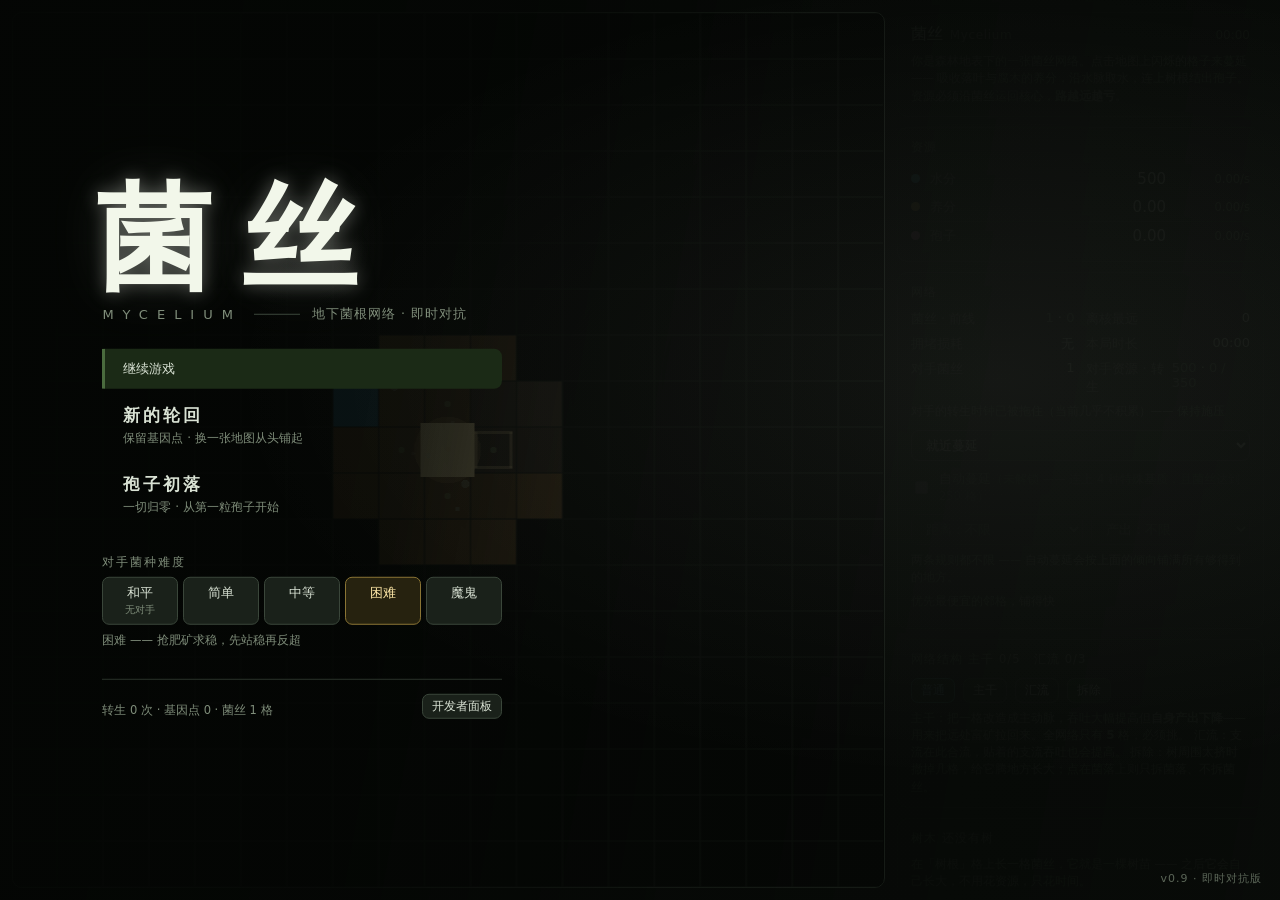
<file: index.html>
<!DOCTYPE html>
<html lang="zh-CN">
<head>
<meta charset="utf-8">
<meta name="viewport" content="width=device-width, initial-scale=1">
<title>菌丝 Mycelium — 增量放置</title>
<link rel="stylesheet" href="style.css">
</head>
<body>

<div id="app">

  <!-- 地图：由 Phaser 渲染 -->
  <div id="stage">
    <div id="game"></div>
    <div id="toast"></div>
    <!-- 只在「手动视野」时显出来（WorldScene.syncViewBtn 控制） -->
    <button id="viewReset" class="hidden" title="回到自动取景（跟着网络走）">⟲ 自动取景</button>
  </div>

  <!-- 转生抉择：散播孢子之后弹出来，三选一。
       放在 #app 的直接子层（而不是面板里）—— 它是个**阻塞式**的选择，
       必须盖住整个界面，否则玩家会一边看着弹窗一边继续点地图。 -->
  <div id="choiceOverlay" class="hidden">
    <div class="choice-box">
      <h2>孢子落在了新的土壤上</h2>
      <p class="hint" id="choiceHint"></p>
      <p class="hint" style="margin:10px 0 4px">摸走任何一张，池里就补一张基因点卡 —— 好卡会越摸越少</p>
      <div id="choiceCards"></div>
      <button id="dRefresh" class="reroll-btn">⟳ 刷新栏目</button>
    </div>
  </div>

  <!-- 人机增强三选一：转生红利——玩家滚雪球时亲手喂对手保持压力。刷新与卡池共用 n² 计数。 -->
  <div id="buffOverlay" class="hidden">
    <div class="choice-box">
      <h2>转生红利：给对手菌种挑一项增强</h2>
      <p class="hint" id="buffHint"></p>
      <div id="buffCards"></div>
      <button id="dBuffRefresh" class="reroll-btn">⟳ 刷新增强（与卡池共用次数）</button>
    </div>
  </div>

  <!-- 败北画面：人机转生成功 = 本局结束。
       主出口是「带着基因重来」—— 败北输掉的只是这一局的网络，
       永久进度（基因/里程碑/菌株）不清零。这和地图事件「绝不永久损失」
       是同一条底线：一局输了不该连带烧掉转生攒下的家底。
       「彻底重开」保留给真想清档的玩家，带 confirm 拦一道。 -->
  <div id="defeatOverlay" class="hidden">
    <div class="menu-box">
      <div class="menu-title" style="color:#d96a8a">菌潮覆灭</div>
      <p class="menu-sub" id="defeatText">对手菌种完成了它的转生 —— 这片地下世界易主了。</p>
      <div class="menu-btns">
        <button id="defAgain" class="primary">带着基因重来（永久进度保留）</button>
        <button id="defWipe">彻底重开（清空基因与转生记录）</button>
        <button id="defMenu">回到主菜单</button>
      </div>
    </div>
  </div>

  <!-- 主菜单：开机即进。世界在半透明背景后活着但被暂停（game.menuOpen）。
       这是「像一个正式的游戏」的门面 —— 继续上一局 / 开新一局都在这里选。 -->
  <div id="menu" class="hidden">
    <div class="menu-spores" aria-hidden="true">
      <i></i><i></i><i></i><i></i><i></i><i></i><i></i><i></i><i></i><i></i>
      <i></i><i></i><i></i><i></i>
    </div>

    <div class="menu-side">
      <header class="menu-head">
        <h1 class="menu-title">菌丝</h1>
        <div class="menu-tag">
          <span class="menu-en">MYCELIUM</span>
          <span class="menu-line"></span>
          <span class="menu-sub">地下菌根网络 · 即时对抗</span>
        </div>
      </header>

      <nav class="menu-list">
        <button id="mContinue" class="mi primary">
          <span class="mi-t">继续旅程</span>
          <span class="mi-d">回到你离开的那片土壤</span>
        </button>
        <button id="mKeep" class="mi">
          <span class="mi-t">新的轮回</span>
          <span class="mi-d">保留基因点 · 换一张地图从头铺起</span>
        </button>
        <button id="mFresh" class="mi">
          <span class="mi-t">孢子初落</span>
          <span class="mi-d">一切归零 · 从第一粒孢子开始</span>
        </button>
      </nav>

      <div class="menu-diff">
        <div class="menu-diff-label">对手菌种难度</div>
        <div class="diff-btns" id="diffBtns">
          <button data-diff="0">和平<span>无对手</span></button>
          <button data-diff="1">简单</button>
          <button data-diff="2">中等</button>
          <button data-diff="3" class="on">困难</button>
          <button data-diff="4">魔鬼</button>
        </div>
        <div class="hint" id="diffDesc"></div>
      </div>

      <footer class="menu-foot">
        <span class="hint" id="mStats"></span>
        <button id="mDev" class="tiny">开发者面板</button>
      </footer>
    </div>

    <div class="menu-ver">v0.9 · 即时对抗版</div>
  </div>

  <!-- 开发者面板：调资源倍率 / 时间倍速 / 对手开关与落点。
       会话级设置（不进存档），快捷键 `（反引号）随时开关。 -->
  <div id="devPanel" class="hidden">
    <h3>开发者面板 <span class="hint">（会话级，不进存档）</span>
      <button id="btnMenu" class="tiny" style="float:right;margin-top:-4px" title="存档并回到主菜单">☰ 主菜单</button></h3>
    <div class="dev-row"><span>时间倍速</span>
      <select id="dTime">
        <option value="0.5">0.5×</option><option value="1" selected>1×</option>
        <option value="2">2×</option><option value="5">5×</option><option value="10">10×</option>
      </select></div>
    <div class="dev-row"><span>水速率 ×</span><input id="dWater" type="number" min="0" max="50" step="0.5" value="1"></div>
    <div class="dev-row"><span>养分速率 ×</span><input id="dNutrient" type="number" min="0" max="50" step="0.5" value="1"></div>
    <div class="dev-row"><span>孢子速率 ×</span><input id="dSpore" type="number" min="0" max="50" step="0.5" value="1"></div>
    <div class="dev-row"><span>对手菌种</span>
      <label style="display:inline"><input id="dEnemy" type="checkbox" checked> 启用扩张</label></div>
    <div class="dev-row"><span>对手难度</span>
      <select id="dDiff">
        <option value="0">和平（无对手）</option><option value="1">简单</option>
        <option value="2">中等</option><option value="3">困难</option><option value="4">魔鬼</option>
      </select></div>
    <div class="dev-btns">
      <button id="dPlace" class="tiny">放置对手落点（点地图）</button>
      <button id="dClearEnemy" class="tiny">清除对手</button>
      <button id="dPrestige" class="tiny">立即转生</button>
      <button id="dRes" class="tiny">资源 +1000</button>
      <button id="dClose" class="tiny">关闭</button>
    </div>
  </div>

  <!-- 右侧面板：HTML/CSS，排版与滚动都比在 canvas 里画靠谱 -->
  <aside id="panel">

    <div class="card">
      <div class="title-row">
        <div class="name">菌丝 <span style="color:var(--muted);font-size:12px">Mycelium</span></div>
        <div class="clock" id="clock">00:00</div>
      </div>
      <p class="hint" style="margin-top:8px">
        你是森林地表下的一张菌丝网络。点击地图上闪烁的格子来蔓延 ——
        吸收落叶与腐木的养分，沿水脉取水，连上树根结出孢子。
        资源必须沿菌丝运回核心，<b>路越远越亏</b>。
      </p>
    </div>

    <div class="card">
      <h2>资源</h2>
      <div class="res"><span class="dot c-water"></span><span class="label">水分</span>
        <span class="val" id="vWater">0</span><span class="rate" id="rWater">+0/s</span></div>
      <div class="topsoil" id="topsoilRow">壤土递减 0 格　0/s</div>
      <div class="res"><span class="dot c-nutrient"></span><span class="label">养分</span>
        <span class="val" id="vNutrient">0</span><span class="rate" id="rNutrient">+0/s</span></div>
      <div class="res"><span class="dot c-spore"></span><span class="label">孢子</span>
        <span class="val" id="vSpore">0</span><span class="rate" id="rSpore">+0/s</span></div>
    </div>

    <div class="card">
      <h2>网络</h2>
      <div class="stats">
        <div><span>菌丝 · 前线</span><b><span id="sNodes">1</span> · <span id="sFrontier">0</span></b></div>
        <div><span>离核最远</span><b id="sDist">0</b></div>
        <div><span>拥堵损耗</span><b id="sLost">无</b></div>
        <div><span>本局时长</span><b id="sRun">0s</b></div>
        <div><span>对手菌丝</span><b id="sRival">0</b></div>
        <div><span>对手资源 · 转生</span><b><span id="sRivalRes">0</span> · <span id="sRivalSpore">0/0</span></b></div>
      </div>
      <!-- 败北倒计时：敌菌转生是唯一的死线，必须带「按当前速率还有多久」——
           一个裸分数（12/700）玩家无法规划，也不知道该不该慌。
           速率 ≤0（被推进/拔核拖住）时改文案，让反制手段的效果可见。 -->
      <p class="hint" id="rivalEta"></p>
      <div class="row" style="margin-top:10px">
        <select id="policy" title="挂机时自动蔓延的选址倾向"></select>
      </div>
      <label class="switch row" id="autoGrowRow" style="margin-top:9px">
        <input type="checkbox" id="autoGrow" checked>
        <span id="autoGrowLabel">自动蔓延<span class="hint" style="display:inline">（关掉则只靠你手动点）</span></span>
      </label>
      <div class="row" id="autoRuleRow" style="margin-top:8px">
        <select id="ruleMaxDist" title="自动蔓延的距离上限"></select>
        <select id="ruleMinYield" title="自动蔓延的收益阈值"></select>
      </div>
      <p class="hint" id="ruleHint"></p>
      <p class="hint" id="policyHint"></p>
      <p class="hint" id="eventLine"></p>
    </div>

    <div class="card">
      <h2>网络结构 <span class="hint" id="trunkCount"></span></h2>
      <div class="row" id="structRow">
        <button class="tiny" id="structNone" data-mode="none">普通</button>
        <button class="tiny" id="structTrunk" data-mode="trunk">主干</button>
        <button class="tiny" id="structConf" data-mode="confluence">汇流</button>
        <button class="tiny colony-btn" id="structColW" data-mode="colonyWater" style="display:none">菌落·水</button>
        <button class="tiny colony-btn" id="structColN" data-mode="colonyNutrient" style="display:none">菌落·养分</button>
        <button class="tiny colony-btn" id="structColS" data-mode="colonySpore" style="display:none">菌落·孢子</button>
        <button class="tiny" id="structDig" data-mode="dig">拆除</button>
      </div>
      <p class="hint" id="structHint"></p>
      <p class="hint">
        主干：把一格改造成主动脉，吞吐大幅提高但<b>自身产出下降</b>——
        用来把远处富矿拉回来。全网络只有 <b id="trunkCap">5</b> 格，必须挑。
        汇流：支流在此合流，贴着的支流吞吐也会提高。
        拆除：树周围太挤时撤掉几格，给它腾地方长大；点在菌落上则只拆菌落、不拆菌丝。
      </p>
    </div>

    <div class="card">
      <h2>树木 <span class="hint" id="treeCount"></span></h2>
      <p class="hint" id="treeHint"></p>
      <p class="hint">
        树根长成树后会<b>随连接时长长大</b>：幼苗 → 成年 → 古树（产出 0.6× → 1.0× → 1.6×）。
        <b>古树会给周围 2 格内的其它菌丝 +25% 产出</b>——这是它唯一值钱的地方。
        但树周围<b>挤太多菌丝会压住成长</b>（超过 6 格就开始抵消，再多会倒退）：
        想养出古树，就得克制着别把它的地盘铺满。
      </p>
    </div>

    <div class="card">
      <h2>菌丝本领 <span class="hint" id="slotHint">按 1 / 2 / 3 使用</span></h2>
      <div class="abilities" id="abilities"></div>
      <p class="hint">点击地图上<b>已有的菌丝</b>可以强化它（消耗养分，提升产出与吞吐）——
        练高几个关键节点就是「深耕流」的玩法；点地图上的害虫可以把它驱除掉。</p>
    </div>

    <div class="card">
      <h2>升级（消耗养分）</h2>
      <div class="list" id="upgrades"></div>
    </div>

    <div class="card" id="msCard">
      <h2>里程碑 <span id="msCount" style="float:right"></span></h2>
      <div class="list" id="milestones"></div>
    </div>

    <div class="card hidden" id="prestigeCard">
      <h2>散播孢子</h2>
      <div class="big" id="pText"></div>
      <div class="meter"><i id="pBar" style="width:0%"></i></div>
      <p class="hint" id="pHint"></p>
      <button class="primary" id="pBtn" style="width:100%;margin-top:8px">散播孢子</button>
    </div>

    <div class="card hidden" id="geneCard">
      <h2>基因（永久，跨转生）<span id="geneLeft" style="float:right"></span></h2>
      <div class="list" id="genes"></div>
    </div>

    <div class="card hidden" id="strainCard">
      <h2>菌株 <span id="strainSlots" style="float:right"></span></h2>
      <div class="list" id="strains"></div>
      <p class="hint" id="strainHint"></p>
    </div>

    <div class="card">
      <h2>记录</h2>
      <div id="log"></div>
    </div>

    <div class="card">
      <h2>存档</h2>
      <div class="row">
        <button id="btnNew" class="tiny">开始新游戏</button>
        <button id="btnSave" class="tiny">保存</button>
        <span class="hint" id="seedTxt" style="margin:0 0 0 auto"></span>
      </div>
      <!-- 三个存档槽。点「读取」展开槽位列表；有档的槽能读、能删，空的槽直接写。
           「自动存档」不是一个槽，它是当前局 —— 每次保存/关页面都会覆盖它。 -->
      <div id="slotList" class="slots"></div>
      <p class="hint" id="saveHint">进度自动存在浏览器本地。三个槽位可以随时存档/读档。</p>
    </div>

  </aside>
</div>

<!-- Phaser 引擎（已下载到本地，离线可用） -->
<script src="vendor/phaser.min.js"></script>
<!-- 游戏逻辑与渲染 -->
<script src="src/config.js"></script>
<script src="src/rng.js"></script>
<script src="src/sim.js"></script>
<script src="src/textures.js"></script>
<script src="src/ambient.js"></script>
<script src="src/scenes/WorldScene.js"></script>
<script src="src/ui.js"></script>
<script src="src/main.js"></script>
<!-- 自测钩子：只在 URL 带 ?autotest=1 时生效，正常游玩不受影响 -->
<script src="tools/autotest.js"></script>

</body>
</html>
</file>
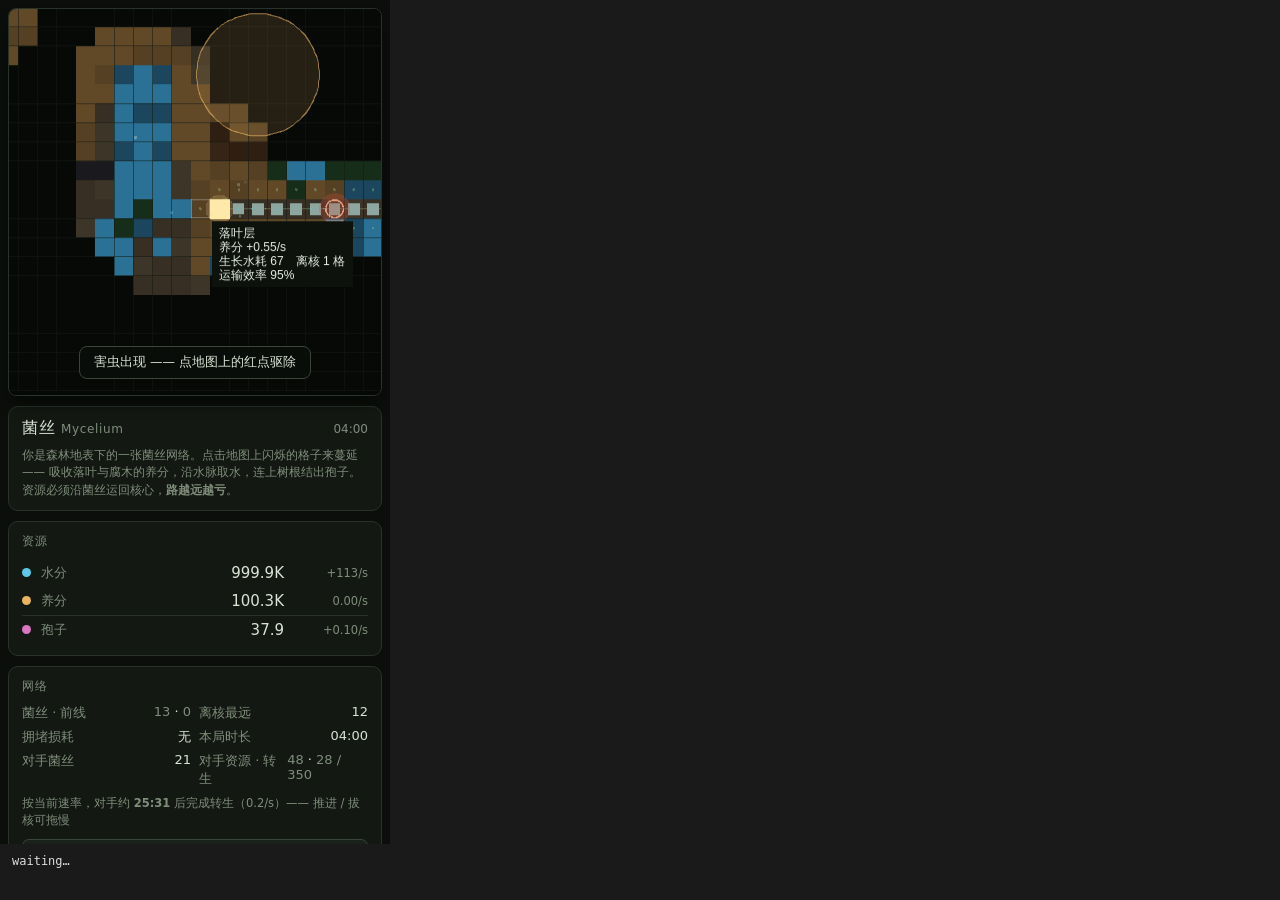
<file: tools/viewport-probe.html>
<!DOCTYPE html>
<html lang="zh-CN">
<head>
<meta charset="utf-8">
<title>菌丝 — 窄屏探针</title>
<style>
  body { margin: 0; background: #1a1a1a; color: #ddd; font: 12px/1.5 monospace; }
  iframe { border: 0; display: block; vertical-align: top; background: #000; }
  #out { white-space: pre-wrap; padding: 8px 12px; }
</style>
</head>
<body>
<!--
  ============================================================================
  窄屏探针 —— 把游戏放进一个固定宽度的 iframe 里跑。
  ============================================================================

  为什么需要它：Chrome 在 Windows 上的**窗口最小宽度约 500px**，
  把 --window-size 调小会被静默夹住（报出来的 innerWidth 不是你要的值，
  而 --force-device-scale-factor 只改渲染密度、不改 CSS 视口）。
  所以「手机宽度」在桌面上根本测不到 —— 媒体查询里的窄屏规则等于从没被执行过。

  iframe 有自己独立的布局视口，媒体查询看的是 iframe 的宽度，
  于是 390 / 320 这些真机宽度就能在这里真实复现。

  用法（必须走 http，file:// 下跨源取不到 iframe 内容）：
    python -m http.server 8323
    # 跑自测并把报告搬到顶层文档，方便 --dump-dom 读回
    chrome --headless=new --window-size=1100,900 --virtual-time-budget=80000 \
           --dump-dom "http://127.0.0.1:8323/tools/viewport-probe.html?w=390"
    # 只看画面（截图用）
    chrome --headless=new --window-size=430,884 --screenshot=shot.png \
           "http://127.0.0.1:8323/tools/viewport-probe.html?w=390&t=demo%3D40"

  参数：?w=<像素宽>   目标视口宽度（默认 390）
        &t=<查询串>   传给 index.html 的查询串，默认 autotest=1；
                      给了 t 就不再等报告，适合截图（例如 t=demo%3D40）
  ============================================================================
-->
<iframe id="f" height="844" src="about:blank"></iframe>
<div id="out">waiting…</div>
<script>
  'use strict';
  var W = 390;
  var mw = /[?&]w=(\d+)/.exec(location.search);
  if (mw) W = Number(mw[1]);

  var t = null;
  var mt = /[?&]t=([^&]+)/.exec(location.search);
  if (mt) t = decodeURIComponent(mt[1]);

  var f = document.getElementById('f');
  var out = document.getElementById('out');
  f.width = W;
  f.src = '../index.html?' + (t || 'autotest=1');
  document.title = '菌丝窄屏探针 w=' + W;

  var tries = 0;
  (function poll() {
    var d = null;
    try { d = f.contentDocument; } catch (e) {
      out.textContent = 'IFRAME ACCESS ERROR: ' + e.message +
        '\n（多半是用 file:// 打开的 —— 请用 http://127.0.0.1 起服务）';
      return;
    }
    if (t) { out.textContent = ''; return; }        // 截图模式：不要多余文字
    var rep = d && d.getElementById('autotest-report');
    if (rep) {
      out.textContent = '### VIEWPORT PROBE width=' + W +
        ' (iframe innerWidth=' + (d.defaultView ? d.defaultView.innerWidth : '?') + ')\n' +
        rep.textContent;
      return;
    }
    if (++tries > 900) { out.textContent = '### VIEWPORT PROBE width=' + W + ' TIMEOUT'; return; }
    setTimeout(poll, 100);
  })();
</script>
</body>
</html>
</file>
<file: style.css>
/* ============================================================================
 * 菌丝 Mycelium — 界面样式
 * 地图由 Phaser 渲染，右侧面板用 HTML/CSS（排版和列表滚动都更好处理）。
 * ==========================================================================*/
:root {
  --bg:        #0b0e0b;
  --panel:     #131813;
  --panel-2:   #1a211a;
  --line:      #2a332a;
  --line-2:    #3a463a;
  --text:      #d9e2d4;
  --muted:     #7f8d7a;
  --water:     #5ec8e8;
  --nutrient:  #e8b45e;
  --spore:     #d977c0;
  --myco:      #eef4e6;
  --good:      #7ec46b;
  --bad:       #d06060;
}

* { box-sizing: border-box; }

html, body {
  margin: 0;
  padding: 0;
  height: 100%;
  background: var(--bg);
  color: var(--text);
  font-family: "PingFang SC", "Microsoft YaHei", "Hiragino Sans GB", system-ui, sans-serif;
  font-size: 13px;
  /* 桌面：整页不滚，面板自己滚，地图永远钉在视口里。
   * 窄屏会在下面的媒体查询里放开滚动。 */
  overflow: hidden;
}
html { -webkit-text-size-adjust: 100%; }

/* ============================================================================
 * 布局
 * 桌面（宽）：两列 —— 左边地图铺满剩余空间，右边面板独立滚动。
 * 窄屏：单列，地图 sticky 在顶部，整页滚动（见文件末尾的媒体查询）。
 * 高度一律用 dvh 而不是 vh —— 手机上地址栏会吃掉几十像素，100vh 会溢出。
 * ==========================================================================*/
#app {
  display: grid;
  grid-template-columns: minmax(0, 1fr) clamp(310px, 29vw, 400px);
  gap: 12px;
  padding: 12px;
  height: 100vh;
  height: 100dvh;
  min-height: 0;
}

/* ---- 地图区 ---------------------------------------------------------- */
/* 尺寸完全交给网格：Phaser 用 Scale.RESIZE 跟着这个容器走，
 * 所以画布永远等于容器大小，不可能溢出屏幕。 */
#stage {
  position: relative;
  min-width: 0;
  min-height: 0;
  border: 1px solid var(--line);
  border-radius: 10px;
  overflow: hidden;
  background: #060806;
}
#game { width: 100%; height: 100%; }
/* touch-action: none 是手势的前提 —— 否则单指拖会被浏览器当成滚页面、
   双指会被当成浏览器自己的缩放，游戏里的平移/捏合根本收不到。 */
#stage canvas { display: block; touch-action: none; user-select: none; }

/* 手动视野时才出现的「回到自动取景」按钮 */
#viewReset {
  position: absolute;
  top: 8px;
  right: 8px;
  z-index: 6;
  padding: 5px 10px;
  font-size: 12px;
  border-radius: 7px;
  background: rgba(14, 19, 14, .86);
  border: 1px solid var(--line-2);
  color: var(--text);
  cursor: pointer;
  backdrop-filter: blur(3px);
}
#viewReset:hover { background: #202a20; border-color: #55684f; }

#toast {
  position: absolute;
  left: 50%;
  bottom: 16px;
  transform: translateX(-50%);
  background: rgba(10, 14, 10, .94);
  border: 1px solid var(--line-2);
  color: var(--text);
  padding: 7px 14px;
  border-radius: 8px;
  font-size: 12.5px;
  opacity: 0;
  transition: opacity .18s;
  pointer-events: none;
  white-space: nowrap;
}
#toast.on { opacity: 1; }

/* ---- 右侧面板 -------------------------------------------------------- */
#panel {
  min-width: 0;
  min-height: 0;                  /* 不写这条，flex/grid 子项不肯缩，滚动条出不来 */
  display: flex;
  flex-direction: column;
  gap: 10px;
  overflow-y: auto;
  overflow-x: hidden;
  overscroll-behavior: contain;   /* 面板滚到底别把整页带着一起滚 */
  padding-right: 4px;
  scrollbar-width: thin;
  scrollbar-color: var(--line) transparent;
}
#panel::-webkit-scrollbar { width: 8px; }
#panel::-webkit-scrollbar-thumb { background: var(--line); border-radius: 4px; }

.card {
  background: var(--panel);
  border: 1px solid var(--line);
  border-radius: 10px;
  padding: 11px 13px;
}
.card h2 {
  margin: 0 0 9px;
  font-size: 12px;
  font-weight: 500;
  letter-spacing: .09em;
  color: var(--muted);
  text-transform: none;
}

.title-row { display: flex; align-items: baseline; justify-content: space-between; }
.title-row .name { font-size: 16px; font-weight: 500; letter-spacing: .04em; }
.title-row .clock { font-size: 12px; color: var(--muted); font-variant-numeric: tabular-nums; }

/* ---- 资源 ------------------------------------------------------------ */
.res { display: flex; align-items: center; gap: 10px; padding: 5px 0; }
.res + .res { border-top: 1px solid var(--line); }
.res .dot { width: 9px; height: 9px; border-radius: 50%; flex: 0 0 auto; }
.res .label { flex: 1 1 auto; color: var(--muted); }
.res .val { font-variant-numeric: tabular-nums; font-size: 15px; }
.res .rate { color: var(--muted); font-size: 11.5px; min-width: 74px; text-align: right; font-variant-numeric: tabular-nums; }
/* 维持费告警：水碰到缓冲线（开始降级）时闪红 ——
 * 面板上的信号必须直接指向该做的决策，而不是让玩家自己猜为什么掉级。 */
.res .rate.warn { color: var(--bad); }
/* 壤土递减汇总：水行下面的一小行说明字。
 * 它存在的唯一理由是「机制生效的可视证据」—— 玩家看到远端大片壤土在
 * 偷偷扣水，才会想到去买水脉/收窄网络，而不是以为这功能没做。 */
.topsoil { color: var(--muted); font-size: 11px; padding: 2px 0 5px 19px;
           font-variant-numeric: tabular-nums; }
.topsoil.hide { display: none; }
.topsoil b { font-weight: 400; }
.topsoil b.neg { color: var(--bad); }
.topsoil b.pos { color: var(--good, #6abf69); }
.c-water    { background: var(--water); }
.c-nutrient { background: var(--nutrient); }
.c-spore    { background: var(--spore); }

/* ---- 统计 ------------------------------------------------------------ */
.stats { display: grid; grid-template-columns: 1fr 1fr; gap: 7px 12px; }
.stats div { display: flex; justify-content: space-between; }
.stats span { color: var(--muted); }
.stats b { font-weight: 400; font-variant-numeric: tabular-nums; }
/* 前线受压 / 敌菌转生过八成：统计数字标红。
 * 语义 = 「现在有事发生，需要你看一眼」—— 和水分行的 warn 同一条规则：
 * 面板信号必须直接指向该做的决策。 */
.stats .warn { color: var(--bad); font-weight: 600; }
/* 败北倒计时行：进入 2 分钟危险区时整行标红 */
.hint.warn { color: var(--bad); }

/* ---- 表单 ------------------------------------------------------------ */
.row { display: flex; align-items: center; gap: 8px; }
.row + .row { margin-top: 8px; }
select, button {
  font: inherit;
  color: var(--text);
  background: var(--panel-2);
  border: 1px solid var(--line-2);
  border-radius: 7px;
  padding: 6px 10px;
  cursor: pointer;
}
select { flex: 1 1 auto; }
button:hover:not(:disabled) { border-color: #55684f; background: #202a20; }
button:disabled { opacity: .38; cursor: default; }
button.primary { border-color: #4a6b3e; background: #1b2a16; }
button.primary:hover:not(:disabled) { background: #23361c; }
button.tiny { padding: 3px 9px; font-size: 12px; }
/* 结构模式当前项：冷青高亮，和地图上主干/汇流的配色一致 */
button.tiny.on { border-color: #4d8f88; background: #16292a; color: #9fe8dd; }
.hint { color: var(--muted); font-size: 11.5px; line-height: 1.5; margin: 7px 0 0; }

/* ---- 存档槽 ---------------------------------------------------------- */
/* 每个槽两行：标题行（槽名 + 状态）和副行（摘要 + 操作按钮）。
   用 grid 让按钮固定贴右，摘要过长时省略而不挤压按钮。 */
.slots { display: flex; flex-direction: column; gap: 6px; margin-top: 9px; }
.slots:empty { display: none; }
.slot {
  display: grid;
  grid-template-columns: 1fr auto;
  align-items: center;
  gap: 3px 8px;
  padding: 6px 8px;
  border: 1px solid var(--line);
  border-radius: 7px;
  background: var(--panel-2);
}
.slot.empty { opacity: .55; border-style: dashed; }
.slot .slot-title { font-size: 12.5px; }
.slot .slot-title b { color: #9fe8dd; font-weight: 500; }
.slot .slot-sub {
  grid-column: 1;
  font-size: 11px;
  color: var(--muted);
  font-variant-numeric: tabular-nums;
  white-space: nowrap;
  overflow: hidden;
  text-overflow: ellipsis;
}
.slot .slot-btns { grid-column: 2; grid-row: 1 / span 2; display: flex; gap: 5px; }
.slot .slot-btns button { padding: 2px 7px; font-size: 11.5px; }

.switch { display: flex; align-items: center; gap: 8px; cursor: pointer; user-select: none; }
.switch input { accent-color: #6f9c5c; width: 15px; height: 15px; }

/* ---- 升级 / 基因列表 ------------------------------------------------- */
.list { display: flex; flex-direction: column; gap: 6px; }
.item {
  display: grid;
  grid-template-columns: 1fr auto;
  gap: 4px 10px;
  align-items: center;
  background: var(--panel-2);
  border: 1px solid var(--line);
  border-radius: 8px;
  padding: 7px 10px;
}
.item.ok { border-color: #3f5a36; }
.item .n { font-weight: 400; }
.item .n .lv { color: var(--muted); font-size: 11.5px; margin-left: 5px; }
.item .d { color: var(--muted); font-size: 11.5px; grid-column: 1; }
.item button { grid-row: 1 / span 2; grid-column: 2; min-width: 84px; }
.item.owned { opacity: .55; }
.item.owned .buy { display: none; }

/* ---- 菌株 ------------------------------------------------------------ */
/* 装上 = 高亮边框 + 按钮变「卸下」。用颜色区分而不是换行数，
 * 免得列表高度在点来点去时跳。 */
.item.strain { align-items: start; }
.item.strain.on { border-color: #5a7d4c; background: #1b2419; }
.item.strain .strain-hint { display: block; margin-top: 3px; opacity: .85; }
.item.strain button.on { border-color: #5a7d4c; color: #cfe6bf; }

/* ---- 技能 ------------------------------------------------------------ */
.abilities { display: grid; grid-template-columns: 1fr 1fr 1fr; gap: 7px; }
.ab {
  position: relative;
  background: var(--panel-2);
  border: 1px solid var(--line);
  border-radius: 8px;
  padding: 8px 8px 10px;
  cursor: pointer;
  text-align: left;
  overflow: hidden;
  font: inherit;
  color: var(--text);
}
.ab:hover:not(:disabled) { border-color: #55684f; background: #202a20; }
.ab .nm { font-size: 12.5px; white-space: nowrap; overflow: hidden; text-overflow: ellipsis; }
.ab .sl { position: absolute; top: 6px; right: 7px; font-size: 10.5px; color: var(--muted); }
.ab .ht { font-size: 11px; color: var(--muted); line-height: 1.45; margin-top: 4px; }
.ab .cdbar { position: absolute; left: 0; bottom: 0; height: 3px; background: var(--water); opacity: .6; }
.ab.ready { border-color: #5a7d4c; }
.ab.ready .nm { color: #cfe6bf; }
.ab.locked { opacity: .38; cursor: default; }
.ab:disabled { cursor: default; }

/* ---- 里程碑 ---------------------------------------------------------- */
.ms { display: flex; gap: 8px; align-items: flex-start; padding: 6px 0; }
.ms + .ms { border-top: 1px solid var(--line); }
.ms .tick { flex: 0 0 auto; width: 14px; height: 14px; margin-top: 1px; border-radius: 3px;
            border: 1px solid var(--line-2); font-size: 11px; line-height: 13px; text-align: center; color: #0b0e0b; }
.ms.done .tick { background: var(--good); border-color: var(--good); color: #101a0c; }
.ms .txt { flex: 1 1 auto; }
.ms .need { color: var(--muted); font-size: 11.5px; }
.ms.done .need { color: #6d8a63; }
.ms .rw { font-size: 11.5px; color: var(--spore); }
.ms.done { opacity: .72; }

/* ---- 转生 ------------------------------------------------------------ */
#prestigeCard { border-color: #5a3f63; background: #1a121c; }
#prestigeCard h2 { color: #a98bb0; }
.big { font-size: 15px; }
.meter { height: 5px; background: #241a26; border-radius: 3px; overflow: hidden; margin: 8px 0 4px; }
.meter > i { display: block; height: 100%; background: var(--spore); }

/* ---- 记录 ------------------------------------------------------------ */
#log { max-height: 108px; overflow-y: auto; color: var(--muted); font-size: 11.5px; line-height: 1.65; }
#log div:first-child { color: var(--text); }

.hidden { display: none !important; }

/* 自动蔓延未解锁时的灰化 */
.switch.off { opacity: .45; cursor: not-allowed; }
/* 规则行也要能在未解锁时整体变灰（它只作用于自动蔓延） */
.row.off { opacity: .45; }

/* ============================================================================
 * 窄屏 / 手机 / 竖屏平板
 * 单列 + 整页滚动。这里刻意让页面可以滚 —— 桌面那种「面板自己滚」在手机上
 * 没有滚动条提示，内容看起来就像被截断了（这就是「页面都看不全」的成因）。
 * 地图 sticky 在顶部：一边看网络一边改策略，不用来回滚。
 * ==========================================================================*/
@media (max-width: 900px) {
  html { overflow-y: auto; }
  body { height: auto; overflow: visible; }

  #app {
    display: block;              /* 单列。block 而不是 grid，sticky 才有足够的容器高度 */
    height: auto;
    min-height: 100vh;
    min-height: 100dvh;
    padding: 8px;
  }

  #stage {
    position: sticky;
    top: 0;
    z-index: 5;
    height: 46vh;                /* 老浏览器兜底 */
    height: 46svh;               /* svh：地址栏收起/展开时高度不跳 */
    min-height: 200px;
    max-height: 400px;
    border-radius: 8px;
    /* 面板会从下面滚过去。用一圈页面底色的投影把交界盖住，
     * 否则圆角那两像素会透出后面的文字，看着很脏。 */
    box-shadow: 0 10px 16px -6px #050705, 0 0 0 8px var(--bg);
  }

  #panel { overflow: visible; margin-top: 10px; padding-right: 0; }

  /* 手机上收掉次要说明：内容太长反而让人什么都不想读 */
  .ab .ht { display: none; }
  #log { max-height: 130px; }
}

/* ============================================================================
 * 转生抉择（Roguelike 三选一）
 * 这是本作唯一一个**阻塞式**界面：没选完不能继续玩。
 * 所以它必须盖住地图（否则玩家会一边看着卡一边继续点格子），
 * 而且要有明确的「你必须选一个」的视觉压迫感。
 * ==========================================================================*/
#choiceOverlay {
  position: fixed;
  inset: 0;
  z-index: 50;                 /* 高于 #stage 的 sticky(5) 和 toast */
  display: flex;
  align-items: center;
  justify-content: center;
  padding: 20px;
  background: rgba(5, 7, 5, .82);
  backdrop-filter: blur(3px);
  -webkit-backdrop-filter: blur(3px);
  animation: choiceIn .22s ease-out;
}
@keyframes choiceIn { from { opacity: 0; } to { opacity: 1; } }

.choice-box {
  width: 100%;
  max-width: 720px;
  max-height: 100%;
  overflow-y: auto;
  background: var(--panel);
  border: 1px solid var(--line-2);
  border-radius: 14px;
  padding: 20px 20px 22px;
  box-shadow: 0 24px 60px -12px #000, 0 0 0 1px #000 inset;
}
.choice-box h2 {
  margin: 0 0 6px;
  font-size: 17px;
  font-weight: 600;
  letter-spacing: .3px;
}
.choice-box .hint { margin: 0 0 16px; font-size: 12px; }

/* 卡片：桌面三列，窄屏自动塌成一列 */
#choiceCards {
  display: grid;
  grid-template-columns: repeat(3, minmax(0, 1fr));
  gap: 10px;
}
.choice-card {
  position: relative;
  display: flex;
  flex-direction: column;
  gap: 6px;
  padding: 14px 13px 12px;
  background: var(--panel-2);
  border: 1px solid var(--line-2);
  border-top-width: 3px;
  border-radius: 10px;
  cursor: pointer;
  text-align: left;
  color: var(--text);
  font: inherit;
  transition: transform .12s ease, border-color .12s ease, background .12s ease;
}
.choice-card:hover,
.choice-card:focus-visible {
  transform: translateY(-2px);
  background: #202820;
  outline: none;
}
/* 三类卡各自一个顶边色，一眼能区分方向 */
.choice-card.strain  { border-top-color: var(--good); }
.choice-card.map     { border-top-color: var(--water); }
.choice-card.genes   { border-top-color: var(--nutrient); }

.choice-card .cc-kind {
  font-size: 10.5px;
  letter-spacing: 1.2px;
  text-transform: uppercase;
  color: var(--muted);
}
.choice-card.strain .cc-kind  { color: var(--good); }
.choice-card.map .cc-kind     { color: var(--water); }
.choice-card.genes .cc-kind   { color: var(--nutrient); }

.choice-card .cc-name { font-size: 14px; font-weight: 600; line-height: 1.35; }
.choice-card .cc-desc { font-size: 11.5px; line-height: 1.55; color: var(--muted); }
/* 「代价」那行要显眼 —— 三选一的核心就是看到底亏什么 */
.choice-card .cc-cost {
  font-size: 11.5px;
  line-height: 1.55;
  color: var(--bad);
  margin-top: auto;            /* 顶到底部，几张卡对齐 */
  padding-top: 6px;
}

/* 窄屏：卡片改单列，且整体上移一点（手机上地图占着上半屏） */
@media (max-width: 900px) {
  #choiceOverlay { align-items: flex-start; padding: 14px 12px; }
  .choice-box { max-width: 100%; padding: 16px 14px 18px; }
  #choiceCards { grid-template-columns: 1fr; gap: 8px; }
  .choice-card { padding: 11px 12px 10px; }
  .choice-card .cc-cost { margin-top: 2px; }
}

/* 更窄：卡片改两列，按钮别再被挤成一条线 */
@media (max-width: 430px) {
  .abilities { grid-template-columns: 1fr 1fr; }
  .item button { min-width: 68px; }
  .stats { gap: 6px 8px; }
}

/* 手机上转横屏：地图必须让出高度，否则面板被挤到看不见 */
@media (max-width: 900px) and (max-height: 560px) {
  #stage { height: 64vh; height: 64svh; min-height: 140px; }
}



/* ============================================================================
 * 主菜单 & 开发者面板
 * 菜单盖全屏但半透明 —— 背后的地图是活的（渲染在跑，只是被暂停），
 * 一开始就把「这是个活世界」的印象给出去。
 * ==========================================================================*/
/* ---- 主菜单：全屏标题画面（像正常游戏）----
 * 左侧标题+菜单列，右侧透出后面活着的地图；底部渐晕+漂浮孢子。 */
#menu {
  position: fixed;
  inset: 0;
  z-index: 60;
  background:
    radial-gradient(ellipse at 78% 42%, rgba(242, 247, 234, .06), transparent 55%),
    linear-gradient(100deg,
      rgba(4, 6, 4, .96) 0%, rgba(4, 6, 4, .9) 34%,
      rgba(4, 6, 4, .62) 58%, rgba(4, 6, 4, .34) 100%);
  animation: choiceIn .4s ease-out;
  overflow: hidden;
}
#menu.hidden { display: none; }

/* 左列：标题 + 菜单 + 难度 + 页脚 */
.menu-side {
  position: absolute;
  left: clamp(48px, 8vw, 130px);
  top: 50%;
  transform: translateY(-50%);
  width: min(400px, 42vw);
  display: flex;
  flex-direction: column;
  gap: 26px;
}

/* 标题：超大字 + 呼吸微光 */
.menu-title {
  font-size: clamp(72px, 9vw, 116px);
  font-weight: 700;
  letter-spacing: clamp(16px, 2.4vw, 34px);
  color: #f2f7ea;
  line-height: 1;
  margin: 0 0 0 -6px;              /* 光学对齐：抵消首字左侧空隙 */
  text-shadow:
    0 0 18px rgba(242, 247, 234, .35),
    0 0 60px rgba(242, 247, 234, .12);
  animation: menuGlow 5s ease-in-out infinite;
}
@keyframes menuGlow {
  0%, 100% { text-shadow: 0 0 18px rgba(242, 247, 234, .35), 0 0 60px rgba(242, 247, 234, .12); }
  50%      { text-shadow: 0 0 26px rgba(242, 247, 234, .5),  0 0 90px rgba(242, 247, 234, .2); }
}
.menu-tag {
  display: flex;
  align-items: center;
  gap: 12px;
  margin-top: 10px;
}
.menu-en {
  font-size: 13px;
  letter-spacing: 9px;
  color: var(--muted);
}
.menu-line { width: 46px; height: 1px; background: var(--line-2); }
.menu-sub { color: var(--muted); font-size: 12.5px; letter-spacing: 1px; }

/* 菜单列：大按钮，悬停左标亮条 + 右移 */
.menu-list {
  display: flex;
  flex-direction: column;
  gap: 4px;
}
.mi {
  text-align: left;
  background: transparent;
  border: 0;
  border-left: 3px solid transparent;
  border-radius: 0 8px 8px 0;
  padding: 11px 18px;
  cursor: pointer;
  transition: background .15s, border-color .15s, transform .15s;
}
.mi:hover, .mi:focus-visible {
  background: rgba(242, 247, 234, .07);
  border-left-color: var(--myco);
  transform: translateX(6px);
  outline: none;
}
.mi-t {
  display: block;
  font-size: 17px;
  font-weight: 600;
  letter-spacing: 3px;
  color: var(--text);
}
.mi.primary .mi-t { color: var(--myco); }
.mi-d {
  display: block;
  font-size: 12px;
  color: var(--muted);
  margin-top: 3px;
}
.mi:disabled { opacity: .38; cursor: default; }
.mi:disabled:hover { background: transparent; border-left-color: transparent; transform: none; }

/* 难度与页脚贴左列 */
.menu-diff { margin-top: 2px; }
.menu-diff-label {
  font-size: 11.5px;
  letter-spacing: 2px;
  color: var(--muted);
  margin-bottom: 7px;
}
.diff-btns { display: flex; gap: 5px; }
.diff-btns button {
  flex: 1;
  padding: 7px 2px;
  font-size: 12.5px;
  border-radius: 7px;
  display: flex;
  flex-direction: column;
  align-items: center;
  gap: 1px;
}
.diff-btns button span { font-size: 10px; color: var(--muted); }
.diff-btns button.on {
  border-color: #8a7434;
  background: #26220f;
  color: #ffe9a8;
}
.diff-btns button.on span { color: #bfae72; }
.menu-diff .hint { margin-top: 7px; }

.menu-foot {
  display: flex;
  justify-content: space-between;
  align-items: center;
  margin-top: 4px;
  padding-top: 14px;
  border-top: 1px solid var(--line);
}

/* 菜单开着时收掉右侧 HUD —— 标题画面只透出活地图，不露出面板文字 */
body.menu-open #panel { opacity: .07; pointer-events: none; }
body.menu-open #panel * { pointer-events: none; }

/* 右下角版本号 */
.menu-ver {
  position: absolute;
  right: 18px;
  bottom: 14px;
  font-size: 11px;
  letter-spacing: 1px;
  color: var(--muted);
  opacity: .7;
}

/* 漂浮孢子：全屏缓慢上升的微光点（纯 CSS，不碰游戏帧率） */
.menu-spores { position: absolute; inset: 0; pointer-events: none; }
.menu-spores i {
  position: absolute;
  bottom: -12px;
  width: 3px; height: 3px;
  border-radius: 50%;
  background: rgba(242, 247, 234, .5);
  box-shadow: 0 0 6px rgba(242, 247, 234, .4);
  animation: sporeRise linear infinite;
}
.menu-spores i:nth-child(1)  { left: 8%;  animation-duration: 17s; animation-delay: -3s;  transform: scale(1.4); }
.menu-spores i:nth-child(2)  { left: 17%; animation-duration: 23s; animation-delay: -11s; }
.menu-spores i:nth-child(3)  { left: 26%; animation-duration: 14s; animation-delay: -6s;  transform: scale(.7); }
.menu-spores i:nth-child(4)  { left: 35%; animation-duration: 26s; animation-delay: -19s; transform: scale(1.1); }
.menu-spores i:nth-child(5)  { left: 44%; animation-duration: 19s; animation-delay: -1s;  }
.menu-spores i:nth-child(6)  { left: 53%; animation-duration: 21s; animation-delay: -14s; transform: scale(.6); }
.menu-spores i:nth-child(7)  { left: 61%; animation-duration: 16s; animation-delay: -8s;  transform: scale(1.3); }
.menu-spores i:nth-child(8)  { left: 70%; animation-duration: 28s; animation-delay: -22s; }
.menu-spores i:nth-child(9)  { left: 78%; animation-duration: 15s; animation-delay: -4s;  transform: scale(.8); }
.menu-spores i:nth-child(10) { left: 86%; animation-duration: 24s; animation-delay: -16s; transform: scale(1.2); }
.menu-spores i:nth-child(11) { left: 92%; animation-duration: 20s; animation-delay: -9s;  transform: scale(.9); }
.menu-spores i:nth-child(12) { left: 12%; animation-duration: 30s; animation-delay: -25s; transform: scale(.5); }
.menu-spores i:nth-child(13) { left: 49%; animation-duration: 18s; animation-delay: -13s; transform: scale(1.1); }
.menu-spores i:nth-child(14) { left: 68%; animation-duration: 22s; animation-delay: -2s;  transform: scale(.65); }
@keyframes sporeRise {
  0%   { transform: translateY(0) rotate(0deg);      opacity: 0; }
  8%   { opacity: .9; }
  85%  { opacity: .5; }
  100% { transform: translateY(-105vh) rotate(240deg); opacity: 0; }
}

/* 窄屏：标题画面退化为上下布局（地图垫底） */
@media (max-width: 760px) {
  .menu-side {
    left: 50%;
    transform: translate(-50%, -50%);
    width: min(400px, 92vw);
    gap: 20px;
  }
  .menu-title { font-size: 58px; letter-spacing: 18px; }
}

/* ---- 开发者面板：右侧滑入的窄条，贴着面板上方，不遮地图 ---- */
#devPanel {
  position: fixed;
  right: 12px;
  top: 12px;
  z-index: 65;                 /* 高于主菜单(60) —— 菜单里也要能看见/操作面板 */
  max-height: calc(100dvh - 24px);
  overflow-y: auto;
  width: 250px;
  background: var(--panel);
  border: 1px solid #6a5a2a;          /* 暖边：一眼看出这是非游戏功能 */
  border-radius: 10px;
  padding: 12px 14px;
  box-shadow: 0 12px 32px -8px #000;
}
#devPanel.hidden { display: none; }
#devPanel h3 { margin: 0 0 8px; font-size: 13px; }
.dev-row {
  display: flex;
  justify-content: space-between;
  align-items: center;
  margin: 6px 0;
  gap: 8px;
}
.dev-row input[type="number"] { width: 76px; }
.dev-btns { display: flex; flex-wrap: wrap; gap: 6px; margin-top: 9px; }
.dev-btns button { flex: 1 1 auto; }


/* ---- 转生弹窗的刷新按钮：C 位大按钮（LOL 海克斯式）----
 * 费用由 renderChoice 动态写入；点数不足时禁用灰显。 */
.reroll-btn {
  display: block;
  width: 100%;
  margin-top: 14px;
  padding: 13px 0;
  font-size: 16px;
  font-weight: 600;
  letter-spacing: 2px;
  color: #ffe9a8;
  background: linear-gradient(180deg, #2a2413, #1d1a0e);
  border: 1px solid #8a7434;
  border-radius: 10px;
  cursor: pointer;
  transition: background .15s, box-shadow .15s;
}
.reroll-btn:hover:not(:disabled) {
  background: linear-gradient(180deg, #38301a, #26220f);
  box-shadow: 0 0 18px rgba(255, 233, 168, .18);
}
.reroll-btn:disabled { opacity: .38; cursor: default; }


/* ---- 主菜单的难度选择（五档）---- */
</file>
